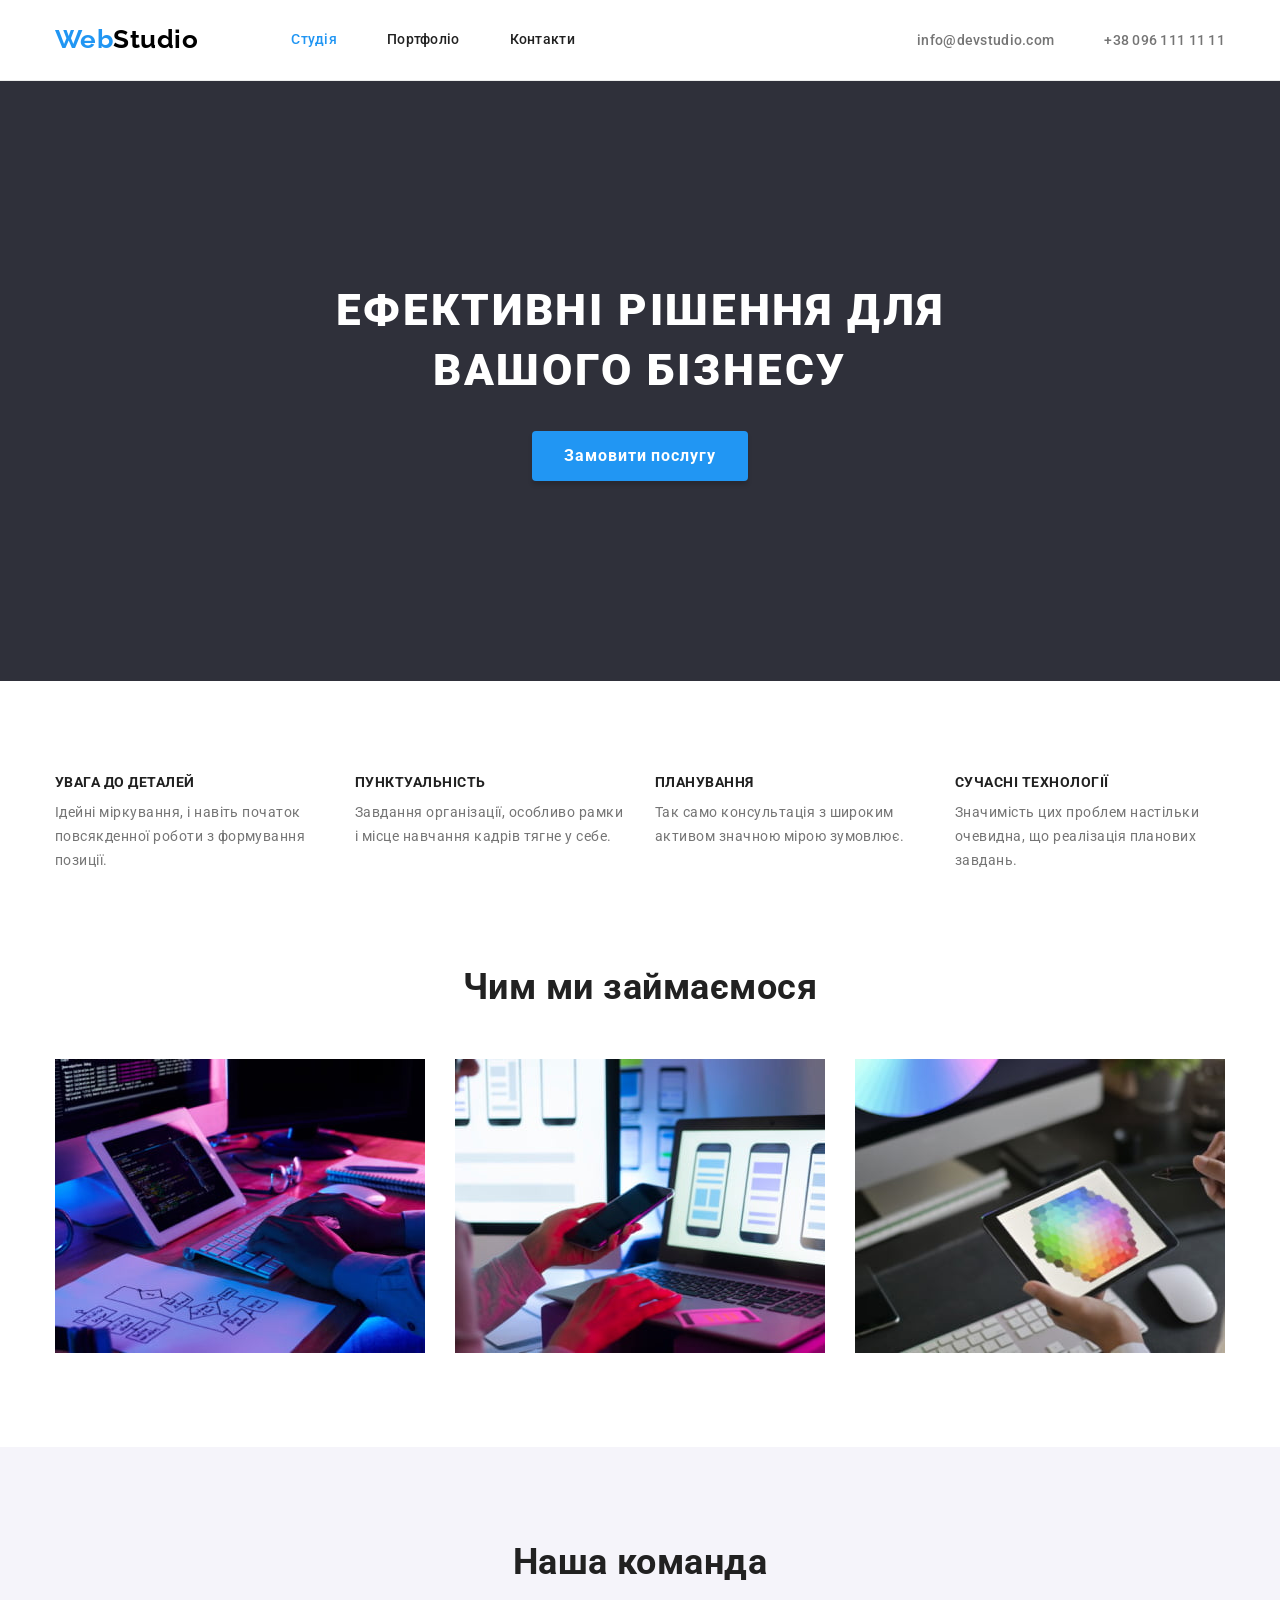
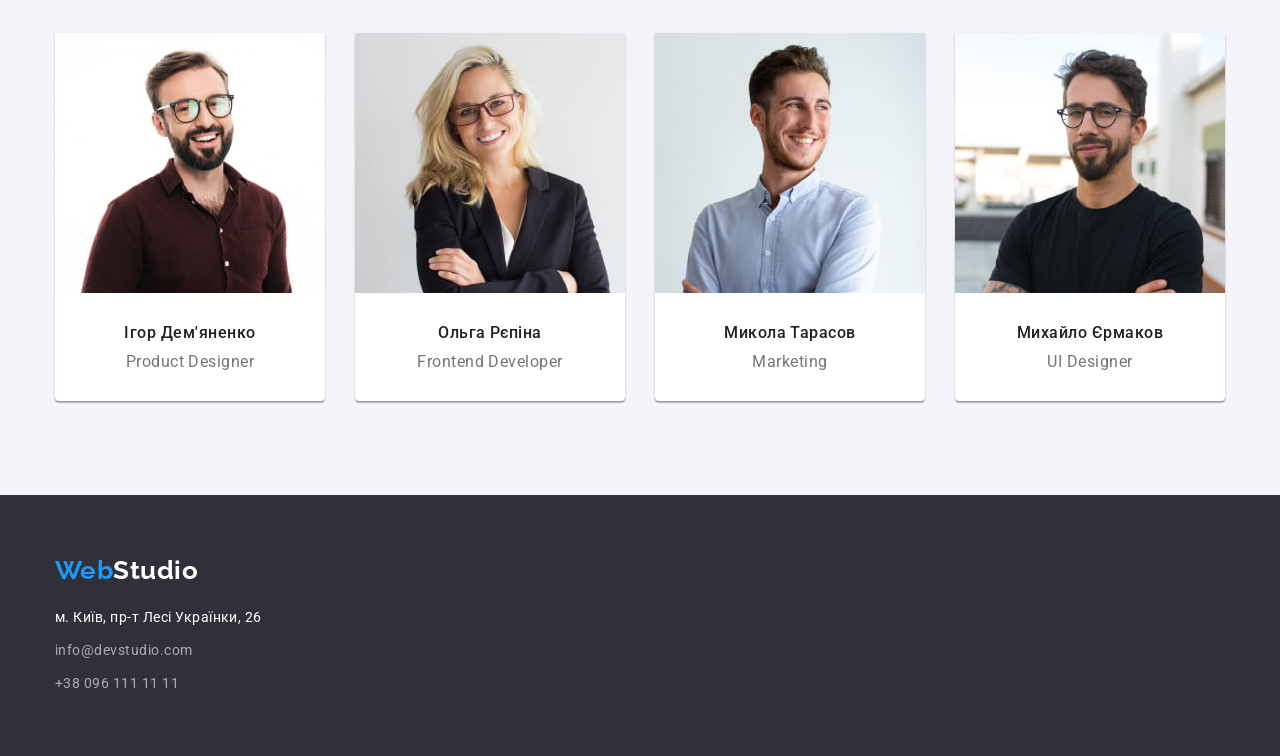
<file: index.html>
<!DOCTYPE html>
<html lang="uk">
<head>
    <meta charset="UTF-8">
    <meta http-equiv="X-UA-Compatible" content="IE=edge">
    <meta name="viewport" content="width=device-width, initial-scale=1.0">
    <title>Студія</title>
    <link href="https://fonts.googleapis.com/css2?family=Raleway:wght@700&family=Roboto:wght@400;500;700;900&display=swap"
        rel="stylesheet">
    <link rel="stylesheet" href="https://cdnjs.cloudflare.com/ajax/libs/modern-normalize/1.1.0/modern-normalize.min.css" />
    <link rel="stylesheet" href="./css/styles.css">
</head>

<body>

    <!-- Шапка -->

    <header>
        <div class="container header-container">
            <nav class="site-nav">
                <a class="logo" href="./index.html" > <span class="logo-part">Web</span>Studio</a>

                <ul class="site-nav-list">
                    <li class="item">
                        <a class="link current" href="./index.html">Студія</a>
                    </li>

                    <li class="item">
                        <a class="link" href="./portfolio.html">Портфоліо</a>
                    </li>

                    <li class="item">
                        <a class="link" href="#">Контакти</a>
                    </li>
                </ul>
            </nav>

            <ul class="contact-list">
                <li class="item">
                    <a class="link" href="mailto:info@devstudio.com">info@devstudio.com</a>
                </li>

                <li class="item">
                    <a class="link" href="tel:+380961111111">+38 096 111 11 11</a>
                </li>
            </ul>
        </div>
    </header>

<main>
    <!-- Герой -->
    <section class="hero-section section">
        <div class="container">
            <div class="hero-container">
                <h1 class="hero-title">Ефективні рішення для вашого бізнесу</h1>
                <button class="hero-button" type="button">Замовити послугу</button>
            </div>
        </div>
    </section>

    <!-- Особливості -->

    <section class="section">
        <div class="container">
            <h2 class="visually-hidden">Особливості</h2>

            <ul class="features-list">
                <li class="item">
                    <h3 class="title">УВАГА ДО ДЕТАЛЕЙ</h3>
                    <p class="text">Ідейні міркування, і навіть початок повсякденної роботи з формування позиції.</p>
                </li>

                <li class="item">
                    <h3 class="title">ПУНКТУАЛЬНІСТЬ</h3>
                    <p class="text">Завдання організації, особливо рамки і місце навчання кадрів тягне у себе.</p>
                </li>

                <li class="item">
                    <h3 class="title">ПЛАНУВАННЯ</h3>
                    <p class="text">Так само консультація з широким активом значною мірою зумовлює.</p>
                </li>

                <li class="item">
                    <h3 class="title">СУЧАСНІ ТЕХНОЛОГІЇ</h3>
                    <p class="text">Значимість цих проблем настільки очевидна, що реалізація планових завдань.</p>
                </li>
            </ul>
        </div>
    </section>

    <!-- Чим ми займаємось -->

    <section class="our-job-section">
        <div class="container">
            <h2 class="our-job-title">Чим ми займаємося</h2>
            <ul class="our-job-list">
                <li class="item">
                    <img src="./images/keyboard.jpg" alt="робота на комп'ютері" width="370">
                </li>

                <li class="item">
                    <img src="./images/laptop.jpg" alt="робота з ноутбуком" width="370">
                </li>
                
                <li class="item">
                    <img src="./images/tablet.jpg" alt="робота на планшеті" width="370">
                </li>
            </ul>
        </div>
    </section>

    <!-- Команда -->

    <section class="team-section section">
        <div class="container">
            <h2 class="team-title">Наша команда</h2>
            <ul class="team-list">
                <li class="item">
                    <img src="./images/demianenko.jpg" alt="фото Ігора Дем'яненко" width="270">
                    <div class="team-member">
                        <h3 class="name">Ігор Дем'яненко</h3>
                        <p class="position" lang="en">Product Designer</p>
                    </div>
                    
                </li>
                <li class="item">
                    <img src="./images/repina.jpg" alt="фото Ольги Рєпіної" width="270">
                    <div class="team-member">
                        <h3 class="name">Ольга Рєпіна</h3>
                        <p class="position" lang="en">Frontend Developer</p>
                    </div>
                    
                </li>
                <li class="item">
                    <img src="./images/tarasov.jpg" alt="фото Миколи Тарасова" width="270">
                    <div class="team-member">
                        <h3 class="name">Микола Тарасов</h3>
                        <p class="position" lang="en">Marketing</p>
                    </div>
                    
                </li>
                <li class="item">
                    <img src="./images/iermakov.jpg" alt="фото Михайла Єрмакова" width="270">
                    <div class="team-member">
                        <h3 class="name">Михайло Єрмаков</h3>
                        <p class="position"  lang="en">UI Designer</p>
                    </div>
                    
                </li>
            </ul>
        </div>
    </section>
</main>

<!-- Підвал -->

<footer class="footer">
    <div class="container">
        <a href="./index.html" class="footer-logo"> <span class="logo-part">Web</span>Studio</a>

        <address>
            
            <ul class="address-list">
                <li class="item">
                    <a class="address" href="https://goo.gl/maps/CPtrU1FHBa2aNyZL9" target="_blank" rel="noopener noreferrer nofollow">м.
                    Київ, пр-т Лесі
                    Українки, 26</a>
                </li>
                <li class="item">
                    <a class="link" href="mailto:info@devstudio.com">info@devstudio.com</a>
                </li>
                <li class="item">
                    <a class="link" href="tel:+380961111111">+38 096 111 11 11</a>
                </li>
            </ul>
        </address>
    </div>
</footer>

</body>
</html>
</file>
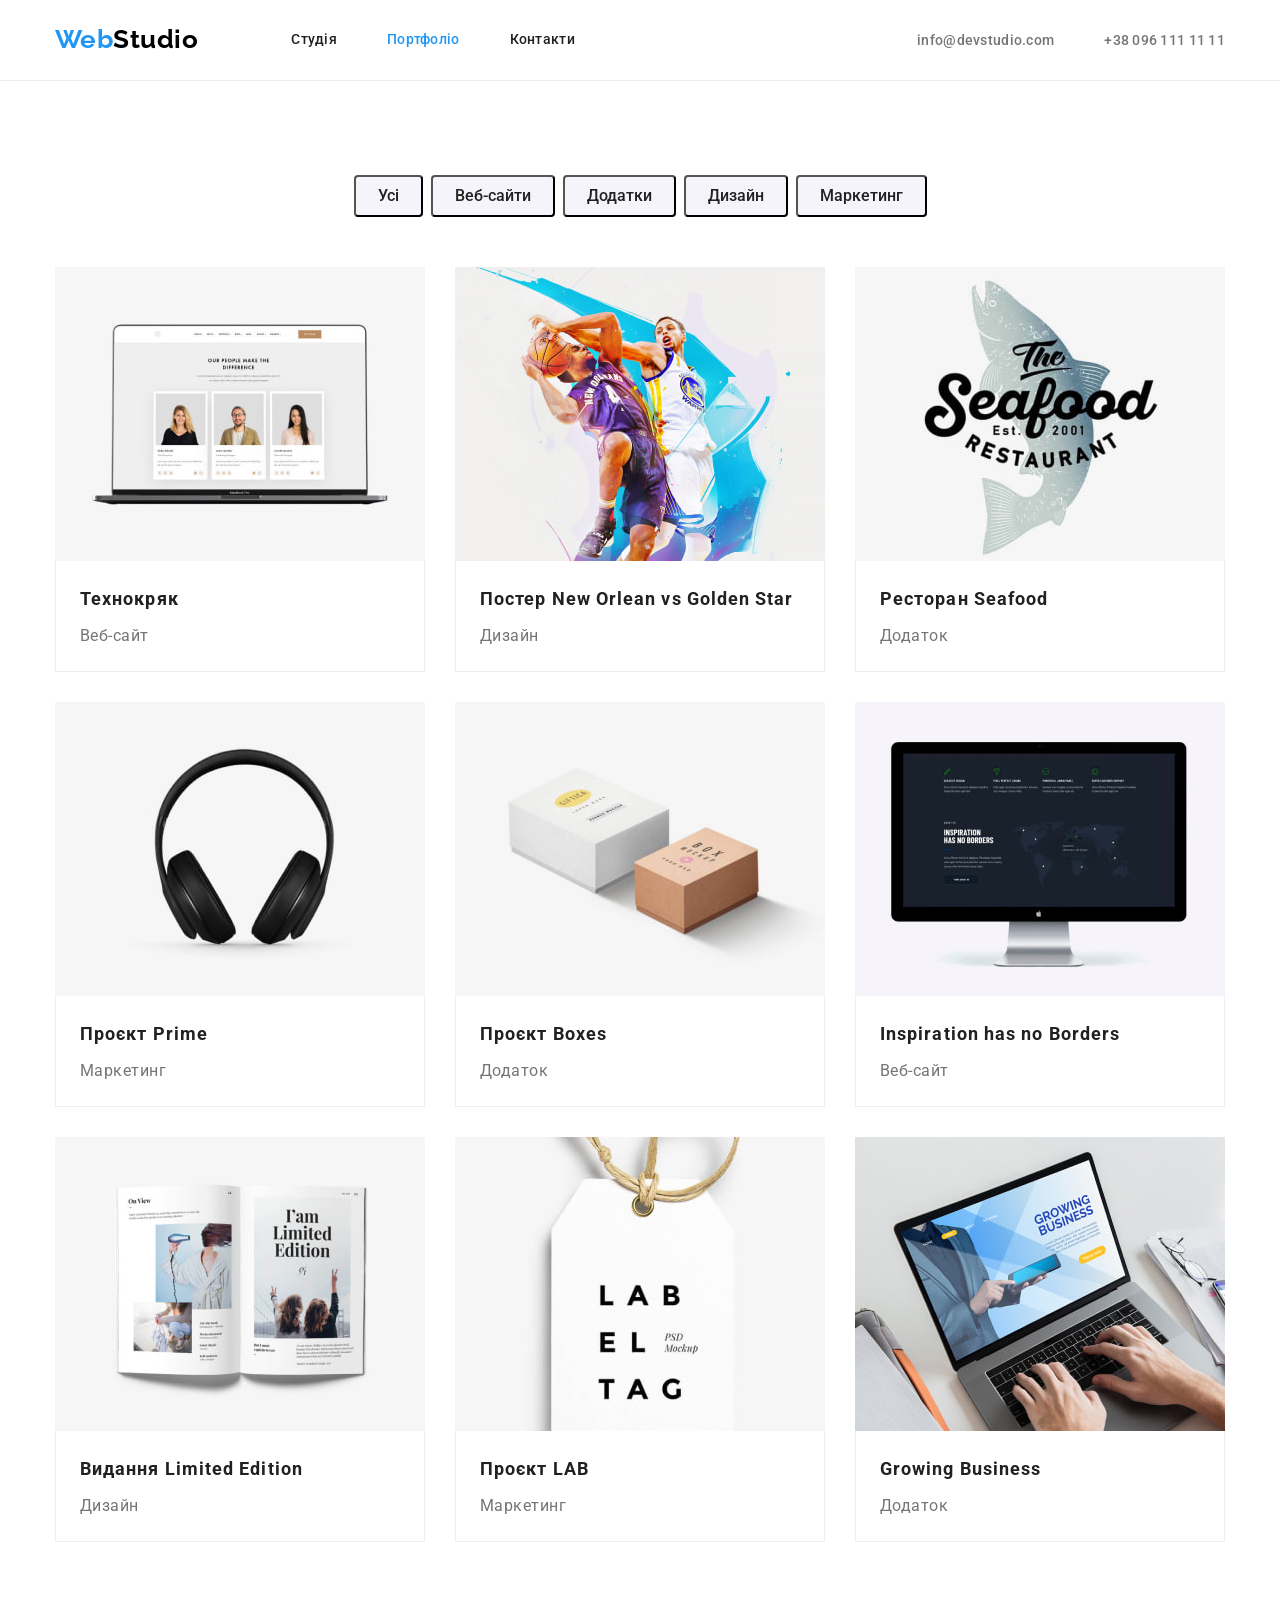
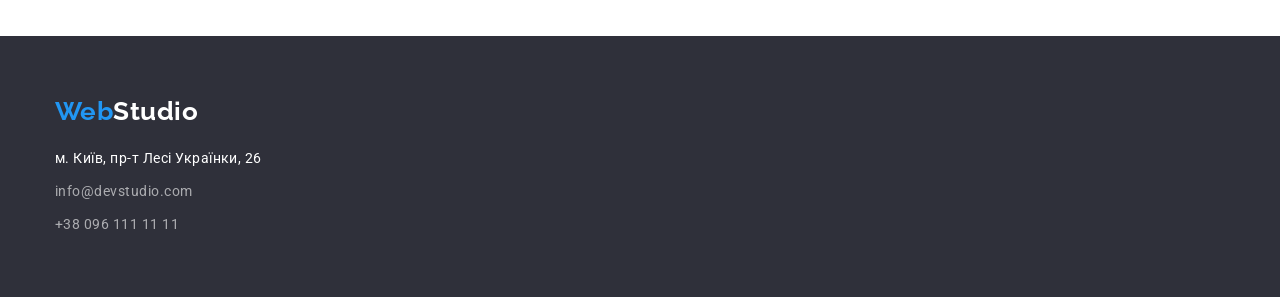
<file: portfolio.html>
<!DOCTYPE html>
<html lang="uk">
<head>
    <meta charset="UTF-8">
    <meta http-equiv="X-UA-Compatible" content="IE=edge">
    <meta name="viewport" content="width=device-width, initial-scale=1.0">
    <title>Портфоліо</title>
    <link href="https://fonts.googleapis.com/css2?family=Raleway:wght@700&family=Roboto:wght@400;500;700;900&display=swap"
        rel="stylesheet">
    <link rel="stylesheet" href="https://cdnjs.cloudflare.com/ajax/libs/modern-normalize/1.1.0/modern-normalize.min.css" />
    <link rel="stylesheet" href="./css/styles.css">
</head>

<body>
    <!-- Шапка -->
    <header>
        <div class="container">
            <div class="header-container">
                <nav class="site-nav">
                    <a class="logo" href="./index.html" > <span class="logo-part">Web</span>Studio</a>

                    <ul class="site-nav-list">
                        <li class="item">
                            <a class="link" href="./index.html">Студія</a>
                        </li>

                        <li class="item">
                            <a class="link current" href="./portfolio.html">Портфоліо</a>
                        </li>

                        <li class="item">
                            <a class="link" href="#">Контакти</a>
                        </li>
                    </ul>
                </nav>

                <ul class="contact-list">
                    <li class="item">
                        <a class="link" href="mailto:info@devstudio.com">info@devstudio.com</a>
                    </li>

                    <li class="item">
                        <a class="link" href="tel:+380961111111">+38 096 111 11 11</a>
                    </li>
                </ul>
            </div> 
        </div>
    </header>

    <main>

        <!-- Портфоліо -->

        <section class="portfolio">

            <div class="container">
                <h1 class="visually-hidden">Проєкти</h1>

                <ul class="filters">
                    <li class="item">
                        <button class="button" type="button">Усі</button>
                    </li>
                    <li class="item">
                        <button class="button" type="button">Веб-сайти</button>
                    </li>
                    <li class="item">
                        <button class="button" type="button">Додатки</button>
                    </li>
                    <li class="item">
                        <button class="button" type="button">Дизайн</button>
                    </li>
                    <li class="item">
                        <button class="button" type="button">Маркетинг</button>
                    </li>
                </ul>

                <ul class="project-list">
                    <li class="card">
                        <a href="">
                            <img src="./images/project1.jpg" alt="сайт відкритий на ноутбуці" width="370">
                            <div class="project-list-border">
                                <h2 class="title">Технокряк</h2>
                                <p class="item">Веб-сайт</p>
                            </div>
                        </a>
                    </li>

                    <li class="card">
                        <a href="">
                            <img src="./images/project2.jpg" alt="баскетбольний постер" width="370">
                            <div class="project-list-border">
                                <h2 class="title">Постер <span lang="en">New Orlean vs Golden Star</span></h2>
                                <p class="item">Дизайн</p>
                            </div>
                        </a>              
                    </li>


                    <li class="card">
                        <a href="">
                            <img src="./images/project3.jpg" alt="логотип ресторану" width="370">
                            <div class="project-list-border">
                                <h2 class="title">Ресторан <span lang="en">Seafood</span></h2>
                                <p class="item">Додаток</p>
                            </div>
                        </a>                    
                    </li>

                    <li class="card">
                        <a href="">
                            <img src="./images/project4.jpg" alt="навушники" width="370">
                            <div class="project-list-border">
                                <h2 class="title">Проєкт <span lang="en">Prime</span></h2>
                                <p class="item">Маркетинг</p>
                            </div>
                        </a>                  
                    </li>

                    <li class="card">
                        <a href="">
                            <img src="./images/project5.jpg" alt="коробочки" width="370">
                            <div class="project-list-border">
                                <h2 class="title">Проєкт <span lang="en">Boxes</span></h2>
                                <p class="item">Додаток</p>
                            </div>
                        </a>                  
                    </li>

                    <li class="card">
                        <a href="">
                            <img src="./images/project6.jpg" alt="монітор" width="370">
                            <div class="project-list-border">
                                <h2 class="title" lang="en">Inspiration has no Borders</h2>
                                <p class="item">Веб-сайт</p>
                            </div>
                        </a>                   
                    </li>

                    <li class="card">
                        <a href="">
                            <img src="./images/project7.jpg" alt="журнал" width="370">
                            <div class="project-list-border">
                                <h2 class="title">Видання <span lang="en">Limited Edition</span></h2>
                                <p class="item">Дизайн</p>
                            </div>
                        </a>                    
                    </li>

                    <li class="card">
                        <a href="">
                            <img src="./images/project8.jpg" alt="бирка" width="370">
                            <div class="project-list-border">
                                <h2 class="title">Проєкт <span lang="en">LAB</span></h2>
                                <p class="item">Маркетинг</p>
                            </div>
                        </a>                  
                    </li>

                    <li class="card">
                        <a href="">
                            <img src="./images/project9.jpg" alt="руки на клавіатурі ноутбука" width="370">
                            <div class="project-list-border">
                                <h2 class="title" lang="en">Growing Business</h2>
                                <p class="item">Додаток</p>
                            </div>
                        </a>                   
                    </li>
                </ul> 
            </div>
        </section>

    </main>

    <!-- Підвал -->
    <footer class="footer">
        <div class="container">
            <a href="./index.html" class="footer-logo"> <span class="logo-part">Web</span>Studio</a>

            <address>
                
                <ul class="address-list">
                    <li class="item">
                        <a class="address" href="https://goo.gl/maps/CPtrU1FHBa2aNyZL9" target="_blank" rel="noopener noreferrer nofollow">м.
                        Київ, пр-т Лесі
                        Українки, 26</a>
                    </li>
                    <li class="item">
                        <a class="link" href="mailto:info@devstudio.com">info@devstudio.com</a>
                    </li>
                    <li class="item">
                        <a class="link" href="tel:+380961111111">+38 096 111 11 11</a>
                    </li>
                </ul>
            </address>
        </div>
    </footer>
</body>
</html>
</file>
<file: css/styles.css>
:root {
    --primary-text-color: #212121;
    --secondary-text-color: #757575;
    --accent-color: #2196F3;
    --white-color: #FFFFFF;
    --secondary-bcg-color: #2F303A;
    --portfolio-btn-bcg-color: #F5F4FA;
    --logo-black-color: #000000;
    --footer-link-color: rgba(255, 255, 255, 0.6);
    --stroke-color: #ECECEC;
    --cards-stroke-color: #EEEEEE;
    
}

.container {
    margin-left: auto;
    margin-right: auto;
    width: 1200px;
    padding-left: 15px;
    padding-right: 15px;

    /* outline: 2px solid teal; */
}

body {
    background-color: var(--white-color);
    color: var(--primary-text-color);

    font-family: 'Roboto', sans-serif;
    letter-spacing: 0.03em;

}
 ul {
    list-style: none;

    padding: 0;
    margin: 0;
 }

 a {
    text-decoration: none;
 }

 img {
    display: block;
    max-width: 100%;
    height: auto;
 }


 p {
    color: var(--secondary-text-color);
 }

 .section {
    padding-top: 94px;
    padding-bottom: 94px;
 }

 .visually-hidden {
    position: absolute;
    white-space: nowrap;
    width: 1px;
    height: 1px;
    overflow: hidden;
    border: 0;
    padding: 0;
    clip: rect(0 0 0 0);
    clip-path: inset(50%);
    margin: -1px;
}

 /* Шапка ----------------------------------------------------------------------------------------------------------------*/

 header {
    border-bottom: 1px solid var(--stroke-color);
 }

 .header-container {
    display: flex;
    align-items: center;
 }

 /* Логотип ---------------------------------------*/

.logo {
    padding-top: 24px;
    padding-bottom: 24px;

    color: var(--logo-black-color);

    font-family: 'Raleway';
    font-weight: 700;
    font-size: 26px;
    line-height: 1.2;   
}
.logo-part {
    color: var(--accent-color);
}

/* Навігація --------------------------------------*/

.site-nav {
    display: flex;
    align-items: center;
}

.site-nav-list {
    display: flex;
    margin-left: 93px;
}

.site-nav-list .item:not(:last-child) {
    margin-right: 50px;
}

.site-nav-list .link {
    display: block;
    padding-top: 32px;
    padding-bottom: 32px;

    color: var(--primary-text-color);

    font-weight: 500;
    font-size: 14px;
    line-height: 1.14;
    letter-spacing: 0.02em;
}

.site-nav-list .link:hover,
.site-nav-list .link:focus {
    color: var(--accent-color);
}

.site-nav-list .link.current {
    color: var(--accent-color);
}

/* Пошта і телефон ---------------------------------*/

.contact-list {
    display: flex;
    margin-left: auto;
}

.contact-list .item + .item {
    margin-left: 50px;
}

.contact-list .link {   
    padding-top: 32px;
    padding-bottom: 32px;

    color: var(--secondary-text-color);

    font-weight: 500;
    font-size: 14px;
    line-height: 1,14;
    letter-spacing: 0.02em;
}

.contact-list .link:hover,
.contact-list .link:focus {
    color: var(--accent-color);
}


/* Герой -----------------------------------------------------------------------------------------------------------------------*/

.hero-section {
    padding-top: 200px;
    padding-bottom: 200px;
    margin: 0 auto;

    background-color: var(--secondary-bcg-color);

    text-align: center;
}

.hero-container {
    display: flex;
    flex-direction: column;
    justify-content: center;
    gap: 30px;
}

.hero-title {
    display: flex;
    align-self: center;
    text-align: center;
    
    max-width: 696px;
    margin-top: 0;
    margin-bottom: 0;

    color: var(--white-color);

    font-weight: 900;
    font-size: 44px;
    line-height: 1.36;
    letter-spacing: 0.06em;

    text-transform: uppercase;
    
}

/* Кнопка-------------------------------------- */

.hero-button {
    display: flex;
    display: inline-block;
    align-self: center;
    text-align: center;
    padding: 10px 32px;
    min-width: 216px;

    background-color: var(--accent-color);
    color: var(--white-color);

    font-family: inherit;
    font-weight: 700;
    font-size: 16px;
    line-height: 1.88;
    letter-spacing: 0.06em;

    border: none;
    border-radius: 4px;

    box-shadow: 0px 4px 4px rgba(0, 0, 0, 0.15);
    
}

/* Особливості ----------------------------------------------------------------------------------------------------------------- */

.features-list {
    display: flex;
}

.features-list .item {
    width: 270px;
}

.features-list .item:not(:last-child) {
    margin-right: 30px;
}

.features-list .title {
    margin-top: 0;
    margin-bottom: 10px;

    font-weight: 700;
    font-size: 14px;
    line-height: 1.14;

    text-transform: uppercase;
   
}

.features-list .text {
    margin-top: 0;
    margin-bottom: 0;

    font-size: 14px;
    line-height: 1.71;
}

.team-member {
    padding-top: 30px;
    padding-bottom: 30px;
}

/* Чим ми займаємось------------------------------------------------------------------------------------------------------------ */
.our-job-section {
    padding-top: 0;
    padding-bottom: 94px;
}

.our-job-title {
    text-align: center;
    margin-top: 0;
    margin-bottom: 50px;

    font-weight: 700;
    font-size: 36px;
    line-height: 1.17;
    
}

.our-job-list {
    display: flex;
    justify-content: center;
}

.our-job-list .item:not(:last-child) {
    margin-right: 30px;
}

/* Наша команда ---------------------------------------------------------------------------------------------------------------- */

.team-section {
    background-color: var(--portfolio-btn-bcg-color);
}

.team-title {
    text-align: center;
    margin-top: 0;
    margin-bottom: 50px;

    font-weight: 700;
    font-size: 36px;
    line-height: 1.17;
    
}

.team-list {
    display: flex;
    justify-content: center;
}

.team-list .item:not(:last-child) {
    margin-right: 30px;
}

.team-list .item {
    background-color: var(--white-color);

    box-shadow: 0px 1px 3px rgba(0, 0, 0, 0.12), 0px 1px 1px rgba(0, 0, 0, 0.14), 0px 2px 1px rgba(0, 0, 0, 0.2);
    border-radius: 0px 0px 4px 4px;
}

/* .team-list img {
    margin-bottom: 30px;
} */

.team-list .name {
    text-align: center;
    margin-top: 0;
    margin-bottom: 10px;

    font-weight: 500;
    font-size: 16px;
    line-height: 1.19;
    
}

.team-list .position {
    text-align: center;
    margin-top: 0;
    margin-bottom: 0;

    font-size: 16px;
    line-height: 1.19;
    
}

/* Підвал -----------------------------------------------------------------------------------------------------------------------*/

.footer {
    padding-top: 60px;
    padding-bottom: 60px;

    background-color: var(--secondary-bcg-color);
}

.footer-logo {
    display: inline-block;
    margin-bottom: 20px;

    color: var(--white-color);

    font-family: 'Raleway';
    font-weight: 700;
    font-size: 26px;
    line-height: 1.2;  
}

.address-list .item:not(:last-child) {
    margin-bottom: 9px;
}

.footer .address {
    display: inline-block;

    color: var(--white-color);

    font-style: normal;
    font-weight: 400;
    font-size: 14px;
    line-height: 1.71;
}

.footer .address:hover,
.footer .address:focus {
    color: var(--accent-color);
}

.footer .link {
    color: var(--footer-link-color);

    font-style: normal;
    font-weight: 400;
    font-size: 14px;
    line-height: 1.71;
}

.footer .link:hover,
.footer .link:focus {
    color: var(--accent-color);
}

/* Сторінка Портфоліо************************************************************************************************************* */

.portfolio {
    padding-top: 94px;
    padding-bottom: 94px;
}

/* Кнопки-------------------------------------------- */

.filters {
    display: flex;
    justify-content: center;
    margin-bottom: 50px;
}

.filters .button {
    text-align: center;
    padding: 6px 22px;

    background-color: var(--portfolio-btn-bcg-color);
    color: var(--primary-text-color);

    font-family: inherit;
    font-weight: 500;
    font-size: 16px;
    line-height: 1.62;
    
    border-radius: 4px;
    cursor: pointer;
}

.filters .item:not(:last-child) {
    margin-right: 8px;
}

.filters .button:hover,
.filters .button:focus {
    background-color: var(--accent-color);
    color: var(--white-color);
}

/* Проєкти ------------------------------------------ */

.project-list {
    display: flex;
    flex-wrap: wrap;
    gap: 30px;
}

.project-list .title {
    margin-top: 0;
    margin-bottom: 4px;
    
    color: var(--primary-text-color);

    font-weight: 700;
    font-size: 18px;
    line-height: 2;
    letter-spacing: 0.06em;
}

.project-list .card {

    flex-basis: calc((100% - 60px) / 3);
    
    width: 33.3333%;
    line-height: 1.88;
}



.project-list-border {
    box-sizing: border-box;
    padding-top: 20px;
    padding-bottom: 20px;
    padding-left: 24px;
    padding-right: 24px;

    width: 370px;

    border-bottom: 1px solid var(--cards-stroke-color);
    border-left: 1px solid var(--cards-stroke-color);
    border-right: 1px solid var(--cards-stroke-color);
}

.project-list-border .item {
    margin-top: 0;
    margin-bottom: 0;
}
</file>
